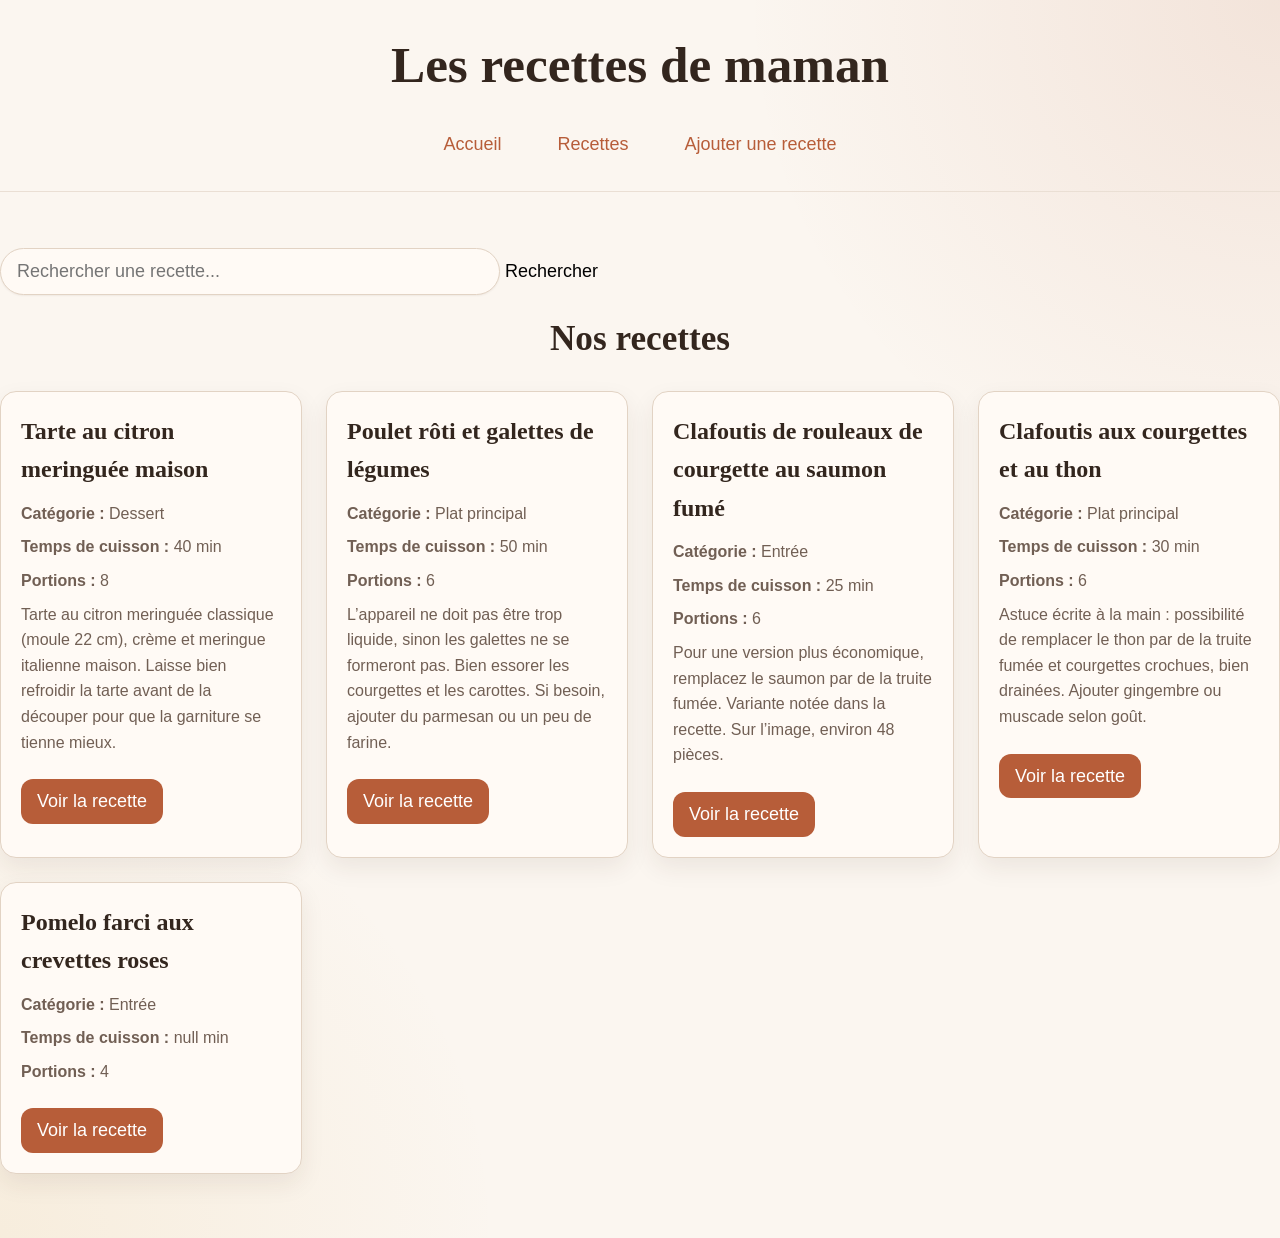
<file: LRdM/index.html>
<!DOCTYPE html>
<html lang="fr">

<head>
    <meta charset="UTF-8">
    <meta name="viewport" content="width=device-width, initial-scale=1.0">
    <title>Les recettes de maman</title>
    <link rel="stylesheet" href="css/style.css">
</head>

<body>
    <header>
        <h1>Les recettes de maman</h1>
        <nav>
            <a href="#">Accueil</a>
            <a href="#">Recettes</a>
            <a href="./add-recipe.html">Ajouter une recette</a>
        </nav>
    </header>

    <main>
        <!-- Dans index.html, ajoutez ceci avant la liste des recettes -->
        <input type="text" id="search-input" placeholder="Rechercher une recette...">
        <button onclick="searchRecipes()">Rechercher</button>

        <script>
            function searchRecipes() {
                const query = document.getElementById('search-input').value.toLowerCase();
                const recipeCards = document.querySelectorAll('.recipe-card');

                recipeCards.forEach(card => {
                    const title = card.querySelector('h3').textContent.toLowerCase();
                    if (title.includes(query)) {
                        card.style.display = 'block';
                    } else {
                        card.style.display = 'none';
                    }
                });
            }
        </script>
        <section id="recipes-list">
            <h2>Nos recettes</h2>
            <div id="recipes-container"></div>
        </section>
    </main>

    <script src="js/app.js"></script>
</body>

</html>
</file>
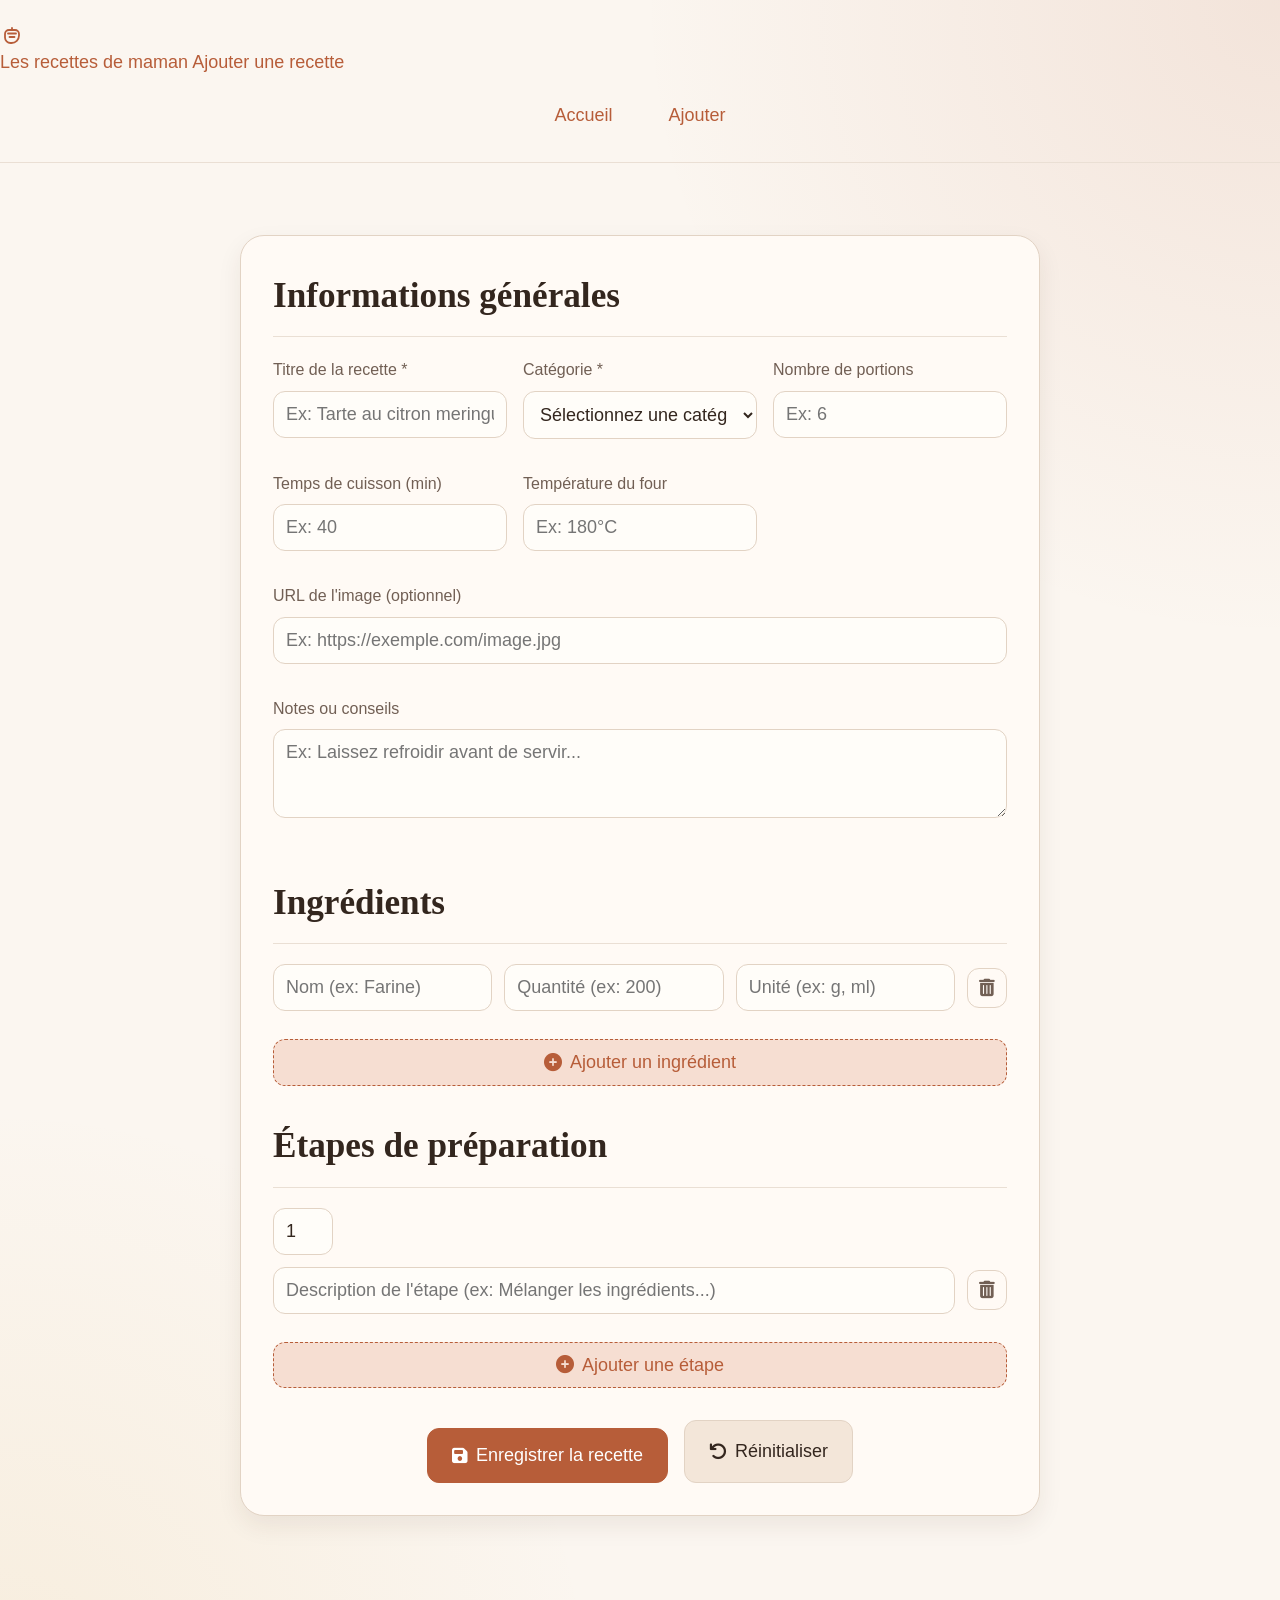
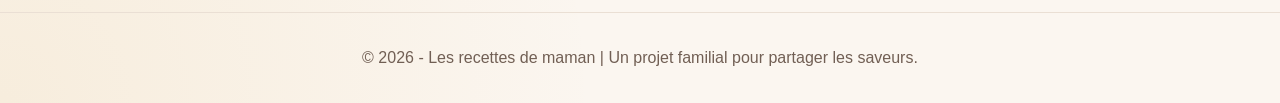
<file: LRdM/add-recipe.html>
<!DOCTYPE html>
<html lang="fr">
<head>
    <meta charset="UTF-8">
    <meta name="viewport" content="width=device-width, initial-scale=1.0">
    <title>Ajouter une recette - Les recettes de maman</title>
    <link rel="stylesheet" href="css/style.css">
    <link rel="stylesheet" href="https://cdnjs.cloudflare.com/ajax/libs/font-awesome/6.4.0/css/all.min.css">
</head>
<body>
    <header>
        <div class="header-content">
            <a href="index.html" class="logo">
                <div class="logo-icon">
                    <svg width="24" height="24" viewBox="0 0 24 24" fill="none" xmlns="http://www.w3.org/2000/svg">
                        <path d="M5 10C5 7.79086 6.79086 6 9 6H15C17.2091 6 19 7.79086 19 10V11.5C19 15.6421 15.6421 19 11.5 19H10.5C7.46243 19 5 16.5376 5 13.5V10Z" stroke="currentColor" stroke-width="1.8"></path>
                        <path d="M8 9.5H16" stroke="currentColor" stroke-width="1.8" stroke-linecap="round"></path>
                        <path d="M9.5 13H14.5" stroke="currentColor" stroke-width="1.8" stroke-linecap="round"></path>
                        <path d="M12 4V6" stroke="currentColor" stroke-width="1.8" stroke-linecap="round"></path>
                    </svg>
                </div>
                <div class="logo-text">
                    <span class="logo-title">Les recettes de maman</span>
                    <span class="logo-subtitle">Ajouter une recette</span>
                </div>
            </a>
            <nav>
                <a href="index.html">Accueil</a>
                <a href="add-recipe.html" class="active">Ajouter</a>
            </nav>
        </div>
    </header>

    <main>
        <section class="form-page">
            <form id="recipe-form" class="recipe-form">
                <!-- Section 1: Infos générales -->
                <div class="form-section">
                    <h2 class="form-section-title">Informations générales</h2>
                    <div class="form-grid">
                        <div class="form-group">
                            <label for="title">Titre de la recette *</label>
                            <input type="text" id="title" name="title" required placeholder="Ex: Tarte au citron meringuée">
                        </div>
                        <div class="form-group">
                            <label for="category">Catégorie *</label>
                            <select id="category" name="category" required>
                                <option value="" disabled selected>Sélectionnez une catégorie</option>
                            </select>
                        </div>
                        <div class="form-group">
                            <label for="servings">Nombre de portions</label>
                            <input type="number" id="servings" name="servings" min="1" placeholder="Ex: 6">
                        </div>
                        <div class="form-group">
                            <label for="cook_time">Temps de cuisson (min)</label>
                            <input type="number" id="cook_time" name="cook_time" min="0" placeholder="Ex: 40">
                        </div>
                        <div class="form-group">
                            <label for="oven_temperature">Température du four</label>
                            <input type="text" id="oven_temperature" name="oven_temperature" placeholder="Ex: 180°C">
                        </div>
                        <div class="form-group full-width">
                            <label for="image_url">URL de l'image (optionnel)</label>
                            <input type="url" id="image_url" name="image_url" placeholder="Ex: https://exemple.com/image.jpg">
                        </div>
                        <div class="form-group full-width">
                            <label for="notes">Notes ou conseils</label>
                            <textarea id="notes" name="notes" rows="3" placeholder="Ex: Laissez refroidir avant de servir..."></textarea>
                        </div>
                    </div>
                </div>

                <!-- Section 2: Ingrédients -->
                <div class="form-section">
                    <h2 class="form-section-title">Ingrédients</h2>
                    <div id="ingredients-container" class="dynamic-list">
                        <!-- Les ingrédients seront ajoutés ici dynamiquement -->
                    </div>
                    <button type="button" class="add-btn" id="add-ingredient-btn">
                        <i class="fas fa-plus-circle"></i> Ajouter un ingrédient
                    </button>
                </div>

                <!-- Section 3: Étapes -->
                <div class="form-section">
                    <h2 class="form-section-title">Étapes de préparation</h2>
                    <div id="steps-container" class="dynamic-list">
                        <!-- Les étapes seront ajoutées ici dynamiquement -->
                    </div>
                    <button type="button" class="add-btn" id="add-step-btn">
                        <i class="fas fa-plus-circle"></i> Ajouter une étape
                    </button>
                </div>

                <!-- Boutons d'action -->
                <div class="form-actions">
                    <button type="submit" class="btn btn-primary">
                        <i class="fas fa-save"></i> Enregistrer la recette
                    </button>
                    <button type="reset" class="btn btn-secondary">
                        <i class="fas fa-undo"></i> Réinitialiser
                    </button>
                </div>
            </form>
        </section>
    </main>

    <footer>
        <p>© 2026 - Les recettes de maman | Un projet familial pour partager les saveurs.</p>
    </footer>

    <script src="js/add-recipe.js"></script>
</body>
</html>
</file>
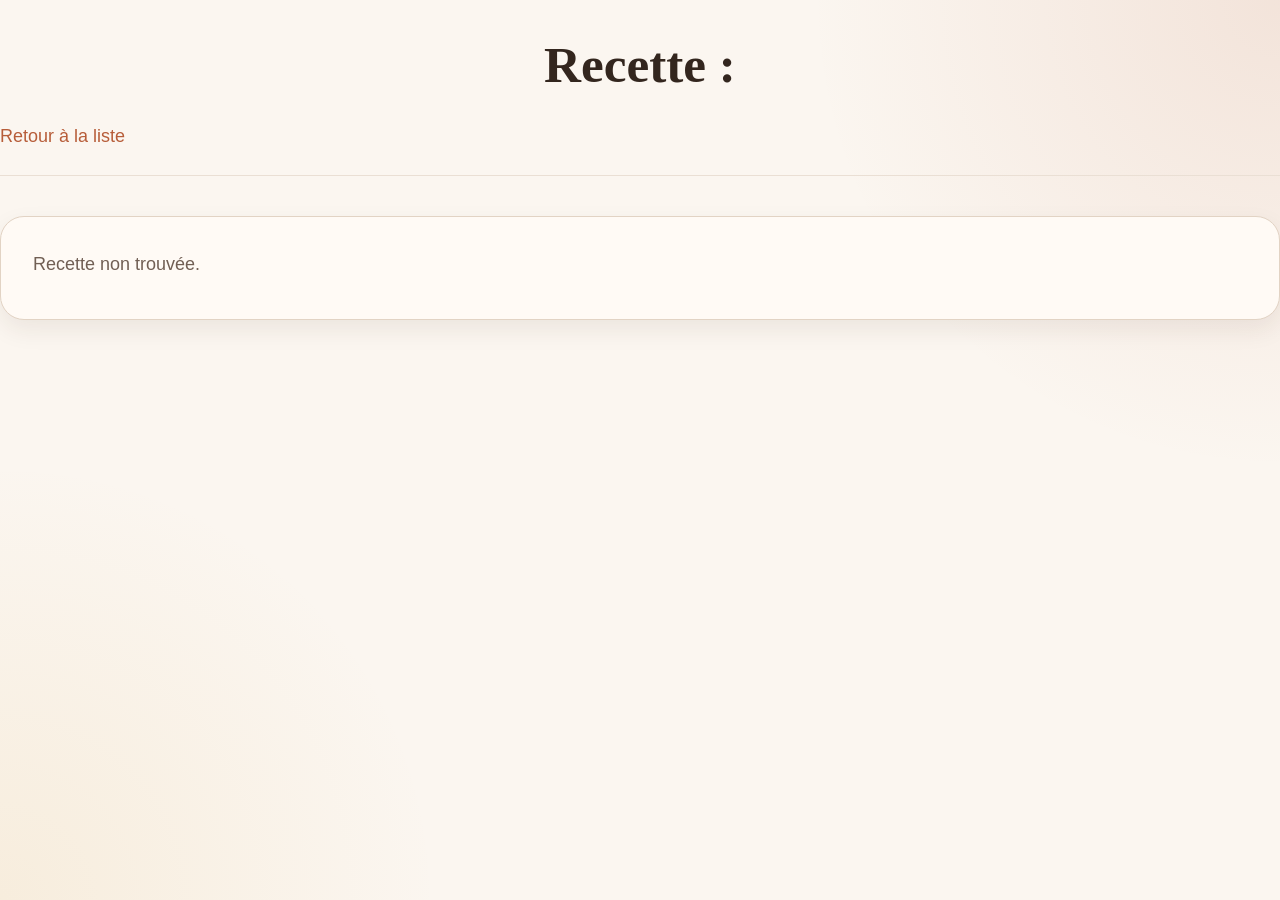
<file: LRdM/recipe.html>
<!DOCTYPE html>
<html lang="fr">
<head>
    <meta charset="UTF-8">
    <meta name="viewport" content="width=device-width, initial-scale=1.0">
    <title>Recette - Les recettes de maman</title>
    <link rel="stylesheet" href="css/style.css">
</head>
<body>
    <header>
        <h1>Recette : <span id="recipe-title"></span></h1>
        <a href="index.html">Retour à la liste</a>
    </header>

    <main>
        <div id="recipe-details">
            <p><strong>Catégorie :</strong> <span id="recipe-category"></span></p>
            <p><strong>Temps de cuisson :</strong> <span id="recipe-cook-time"></span> min</p>
            <p><strong>Portions :</strong> <span id="recipe-servings"></span></p>
            <p id="recipe-notes"></p>

            <h3>Ingrédients</h3>
            <ul id="recipe-ingredients"></ul>

            <h3>Étapes</h3>
            <ol id="recipe-steps"></ol>
        </div>
    </main>

    <script src="js/recipe.js"></script>
</body>
</html>
</file>
<file: LRdM/css/style.css>
/* ===== RESET & BASE ===== */
:root {
    /* Couleurs */
    --color-bg: #FBF6F0;
    /* Beige très clair */
    --color-surface: #FFFAF5;
    /* Blanc cassé */
    --color-surface-2: #FFFDF9;
    /* Blanc légèrement jaunâtre */
    --color-surface-offset: #F3E6D9;
    /* Beige pour les surfaces secondaires */
    --color-border: #E2D3C4;
    /* Bordure beige */
    --color-divider: #EADFD4;
    /* Séparateur clair */
    --color-text: #33261E;
    /* Brun foncé (texte principal) */
    --color-text-muted: #715F54;
    /* Brun moyen (texte secondaire) */
    --color-text-faint: #B7A79A;
    /* Brun clair (texte discret) */
    --color-primary: #B75D39;
    /* Terracotta (accent principal) */
    --color-primary-hover: #964628;
    /* Terracotta foncé (survol) */
    --color-primary-highlight: #F6DED2;
    /* Rose poudré (surlignage) */
    --color-gold: #D39B2F;
    /* Or doux */
    --color-success: #5E7D3D;
    /* Vert pour les succès */
    --color-berry: #96465F;
    /* Rouge bordeaux */

    /* Espacements */
    --space-1: 0.25rem;
    --space-2: 0.5rem;
    --space-3: 0.75rem;
    --space-4: 1rem;
    --space-5: 1.25rem;
    --space-6: 1.5rem;
    --space-8: 2rem;
    --space-10: 2.5rem;
    --space-12: 3rem;
    --space-16: 4rem;
    --space-20: 5rem;

    /* Typographie */
    --font-body: 'Satoshi', 'Inter', sans-serif;
    --font-display: 'Boska', Georgia, serif;

    /* Tailles de texte (responsive) */
    --text-xs: clamp(0.75rem, 0.7rem + 0.25vw, 0.875rem);
    --text-sm: clamp(0.875rem, 0.8rem + 0.35vw, 1rem);
    --text-base: clamp(1rem, 0.95rem + 0.25vw, 1.125rem);
    --text-lg: clamp(1.125rem, 1rem + 0.75vw, 1.5rem);
    --text-xl: clamp(1.5rem, 1.2rem + 1.25vw, 2.25rem);
    --text-2xl: clamp(2rem, 1.2rem + 2.5vw, 3.5rem);

    /* Bordures et ombres */
    --radius-sm: 0.375rem;
    --radius-md: 0.75rem;
    --radius-lg: 1rem;
    --radius-xl: 1.5rem;
    --radius-full: 9999px;
    --shadow-sm: 0 1px 2px rgba(60, 35, 20, 0.06);
    --shadow-md: 0 10px 25px rgba(60, 35, 20, 0.08);
    --shadow-lg: 0 24px 56px rgba(60, 35, 20, 0.12);

    /* Largeur max du contenu */
    --content: 1120px;

    /* Transition */
    --transition: 180ms cubic-bezier(0.16, 1, 0.3, 1);
}

/* Reset des styles par défaut */
*,
*::before,
*::after {
    box-sizing: border-box;
    margin: 0;
    padding: 0;
}

html {
    scroll-behavior: smooth;
}

body {
    margin: 0;
    min-height: 100vh;
    font-family: var(--font-body);
    font-size: var(--text-base);
    line-height: 1.6;
    color: var(--color-text);
    background:
        radial-gradient(circle at top right, color-mix(in srgb, var(--color-primary) 12%, transparent), transparent 30%),
        radial-gradient(circle at bottom left, color-mix(in srgb, var(--color-gold) 10%, transparent), transparent 28%),
        var(--color-bg);
}

img,
svg {
    display: block;
    max-width: 100%;
    height: auto;
}

button {
    font: inherit;
    cursor: pointer;
    border: none;
    background: none;
}

a {
    color: var(--color-primary);
    text-decoration: none;
    transition: color var(--transition);
}

a:hover {
    color: var(--color-primary-hover);
}

:focus-visible {
    outline: 2px solid var(--color-primary);
    outline-offset: 3px;
    border-radius: var(--radius-sm);
}

/* ===== LAYOUT ===== */
.page {
    width: min(calc(100% - 2rem), var(--content));
    margin: 0 auto;
    padding: var(--space-8) 0 var(--space-16);
}

/* ===== HEADER ===== */
header {
    margin-bottom: var(--space-10);
    padding: var(--space-6) 0;
    border-bottom: 1px solid var(--color-divider);
}

header h1 {
    font-family: var(--font-display);
    font-size: var(--text-2xl);
    color: var(--color-text);
    margin-bottom: var(--space-4);
    text-align: center;
}

nav {
    display: flex;
    justify-content: center;
    gap: var(--space-6);
    margin-top: var(--space-4);
}

nav a {
    font-weight: 500;
    padding: var(--space-2) var(--space-4);
    border-radius: var(--radius-md);
    transition: background var(--transition), color var(--transition);
}

nav a:hover {
    background: var(--color-primary-highlight);
    color: var(--color-primary);
}

/* ===== HERO SECTION (Optionnel) ===== */
.hero {
    position: relative;
    overflow: hidden;
    background: linear-gradient(145deg, var(--color-surface), var(--color-surface-2));
    border: 1px solid var(--color-border);
    border-radius: clamp(1.25rem, 2vw, 2rem);
    padding: clamp(1.5rem, 3vw, 3rem);
    box-shadow: var(--shadow-lg);
    margin-bottom: var(--space-10);
    text-align: center;
}

.hero::before {
    content: "";
    position: absolute;
    inset: auto -100px -110px auto;
    width: 280px;
    height: 280px;
    border-radius: 50%;
    background: color-mix(in srgb, var(--color-primary) 16%, transparent);
    filter: blur(4px);
}

.hero h2 {
    font-family: var(--font-display);
    font-size: var(--text-xl);
    margin-bottom: var(--space-4);
}

.hero p {
    color: var(--color-text-muted);
    max-width: 60ch;
    margin: 0 auto var(--space-6);
}

/* ===== RECIPES LIST ===== */
#recipes-list {
    margin-bottom: var(--space-16);
}

#recipes-list h2 {
    font-family: var(--font-display);
    font-size: var(--text-xl);
    margin-bottom: var(--space-6);
    color: var(--color-text);
    text-align: center;
}

#recipes-container {
    display: grid;
    grid-template-columns: repeat(auto-fill, minmax(300px, 1fr));
    gap: var(--space-6);
}

.recipe-card {
    background: var(--color-surface);
    border: 1px solid var(--color-border);
    border-radius: var(--radius-lg);
    padding: var(--space-5);
    box-shadow: var(--shadow-md);
    transition: transform var(--transition), box-shadow var(--transition);
}

.recipe-card:hover {
    transform: translateY(-4px);
    box-shadow: var(--shadow-lg);
}

.recipe-card h3 {
    font-family: var(--font-display);
    font-size: var(--text-lg);
    color: var(--color-text);
    margin-bottom: var(--space-3);
}

.recipe-card p {
    color: var(--color-text-muted);
    margin-bottom: var(--space-2);
    font-size: var(--text-sm);
}

.recipe-card a {
    display: inline-block;
    margin-top: var(--space-4);
    padding: var(--space-2) var(--space-4);
    background: var(--color-primary);
    color: white;
    border-radius: var(--radius-md);
    font-weight: 500;
    transition: background var(--transition);
}

.recipe-card a:hover {
    background: var(--color-primary-hover);
}

/* ===== SEARCH BAR ===== */
#search-input {
    width: 100%;
    max-width: 500px;
    padding: var(--space-3) var(--space-4);
    margin: var(--space-4) auto;
    border: 1px solid var(--color-border);
    border-radius: var(--radius-full);
    font-family: var(--font-body);
    font-size: var(--text-base);
    background: var(--color-surface);
    color: var(--color-text);
    box-shadow: var(--shadow-sm);
    transition: border var(--transition), box-shadow var(--transition);
}

#search-input:focus {
    border-color: var(--color-primary);
    box-shadow: 0 0 0 3px var(--color-primary-highlight);
}

button[type="submit"] {
    margin-top: var(--space-2);
    padding: var(--space-3) var(--space-6);
    background: var(--color-primary);
    color: white;
    border-radius: var(--radius-md);
    font-weight: 500;
    transition: background var(--transition);
}

button[type="submit"]:hover {
    background: var(--color-primary-hover);
}

/* ===== RECIPE DETAIL PAGE ===== */
#recipe-details {
    background: var(--color-surface);
    border: 1px solid var(--color-border);
    border-radius: var(--radius-xl);
    padding: var(--space-8);
    box-shadow: var(--shadow-md);
    margin-bottom: var(--space-10);
}

#recipe-details h1 {
    font-family: var(--font-display);
    font-size: var(--text-2xl);
    color: var(--color-text);
    margin-bottom: var(--space-6);
    text-align: center;
}

#recipe-details h2 {
    font-family: var(--font-display);
    font-size: var(--text-xl);
    color: var(--color-text);
    margin: var(--space-6) 0 var(--space-4);
    border-bottom: 1px solid var(--color-divider);
    padding-bottom: var(--space-2);
}

#recipe-details h3 {
    font-family: var(--font-display);
    font-size: var(--text-lg);
    color: var(--color-text);
    margin: var(--space-5) 0 var(--space-3);
}

#recipe-details p {
    color: var(--color-text-muted);
    margin-bottom: var(--space-2);
    line-height: 1.7;
}

#recipe-ingredients,
#recipe-steps {
    margin-left: var(--space-5);
    margin-bottom: var(--space-6);
}

#recipe-ingredients li,
#recipe-steps li {
    margin-bottom: var(--space-2);
    color: var(--color-text-muted);
}

#recipe-steps li {
    padding-left: var(--space-3);
}

/* ===== CATEGORIES FILTER ===== */
.categories-filter {
    display: flex;
    flex-wrap: wrap;
    justify-content: center;
    gap: var(--space-3);
    margin: var(--space-6) 0;
}

.category-chip {
    padding: var(--space-2) var(--space-4);
    background: var(--color-surface-offset);
    border: 1px solid var(--color-border);
    border-radius: var(--radius-full);
    color: var(--color-text-muted);
    font-size: var(--text-sm);
    font-weight: 500;
    cursor: pointer;
    transition: background var(--transition), color var(--transition), border var(--transition);
}

.category-chip:hover,
.category-chip.active {
    background: var(--color-primary-highlight);
    color: var(--color-primary);
    border-color: var(--color-primary);
}

/* ===== FOOTER ===== */
footer {
    margin-top: var(--space-16);
    padding: var(--space-8) 0;
    text-align: center;
    color: var(--color-text-muted);
    font-size: var(--text-sm);
    border-top: 1px solid var(--color-divider);
}

/* ===== RESPONSIVE ===== */
@media (max-width: 768px) {
    .page {
        padding: var(--space-4) 0;
    }

    #recipes-container {
        grid-template-columns: 1fr;
    }

    nav {
        flex-wrap: wrap;
        gap: var(--space-3);
    }
}

@media (prefers-reduced-motion: reduce) {
    html {
        scroll-behavior: auto;
    }

    * {
        transition: none !important;
        animation: none !important;
    }
}

/* ===== FORMULAIRE D'AJOUT DE RECETTE ===== */
.form-page {
    max-width: 800px;
    margin: 0 auto;
    padding: var(--space-8) 0;
}

.recipe-form {
    background: var(--color-surface);
    border: 1px solid var(--color-border);
    border-radius: var(--radius-xl);
    padding: var(--space-8);
    box-shadow: var(--shadow-md);
}

.form-section {
    margin-bottom: var(--space-8);
}

.form-section-title {
    font-family: var(--font-display);
    font-size: var(--text-xl);
    color: var(--color-text);
    margin-bottom: var(--space-5);
    padding-bottom: var(--space-3);
    border-bottom: 1px solid var(--color-divider);
}

.form-grid {
    display: grid;
    grid-template-columns: repeat(auto-fill, minmax(200px, 1fr));
    gap: var(--space-4);
}

.form-group {
    margin-bottom: var(--space-4);
}

.form-group.full-width {
    grid-column: 1 / -1;
}

.form-group label {
    display: block;
    margin-bottom: var(--space-2);
    font-weight: 500;
    color: var(--color-text-muted);
    font-size: var(--text-sm);
}

.form-group input,
.form-group select,
.form-group textarea {
    width: 100%;
    padding: var(--space-3);
    border: 1px solid var(--color-border);
    border-radius: var(--radius-md);
    font-family: var(--font-body);
    font-size: var(--text-base);
    background: var(--color-surface-2);
    color: var(--color-text);
    transition: border var(--transition), box-shadow var(--transition);
}

.form-group input:focus,
.form-group select:focus,
.form-group textarea:focus {
    border-color: var(--color-primary);
    box-shadow: 0 0 0 3px var(--color-primary-highlight);
    outline: none;
}

.form-group textarea {
    resize: vertical;
    min-height: 80px;
}

.dynamic-list {
    display: grid;
    gap: var(--space-3);
    margin-bottom: var(--space-4);
}

.dynamic-row {
    display: grid;
    grid-template-columns: 1fr 1fr 1fr auto;
    gap: var(--space-3);
    align-items: center;
}

.dynamic-row .form-group {
    margin-bottom: 0;
}

.dynamic-row .form-group.step-number {
    grid-column: auto;
    width: 60px;
}

.dynamic-row .form-group.full-width {
    grid-column: 1 / -2;
}

.add-btn, .remove-btn {
    display: inline-flex;
    align-items: center;
    justify-content: center;
    gap: var(--space-2);
    padding: var(--space-2) var(--space-3);
    border-radius: var(--radius-md);
    font-weight: 500;
    transition: all var(--transition);
    cursor: pointer;
}

.add-btn {
    background: var(--color-primary-highlight);
    color: var(--color-primary);
    border: 1px dashed var(--color-primary);
    width: 100%;
    margin-top: var(--space-3);
}

.add-btn:hover {
    background: var(--color-primary);
    color: white;
    border-color: var(--color-primary);
}

.remove-btn {
    background: transparent;
    color: var(--color-text-muted);
    border: 1px solid var(--color-border);
    width: 40px;
    height: 40px;
    padding: 0;
}

.remove-btn:hover {
    background: var(--color-surface-offset);
    color: var(--color-primary);
    border-color: var(--color-primary);
}

.form-actions {
    display: flex;
    gap: var(--space-4);
    margin-top: var(--space-8);
    justify-content: center;
}

.btn {
    display: inline-flex;
    align-items: center;
    justify-content: center;
    gap: var(--space-2);
    padding: var(--space-3) var(--space-6);
    border-radius: var(--radius-md);
    font-weight: 500;
    font-size: var(--text-base);
    transition: all var(--transition);
    cursor: pointer;
}

.btn-primary {
    background: var(--color-primary);
    color: white;
    border: 1px solid var(--color-primary);
}

.btn-primary:hover {
    background: var(--color-primary-hover);
    border-color: var(--color-primary-hover);
}

.btn-secondary {
    background: var(--color-surface-offset);
    color: var(--color-text);
    border: 1px solid var(--color-border);
}

.btn-secondary:hover {
    background: var(--color-border);
    color: var(--color-text);
}

/* Message de succès */
.success-message {
    background: color-mix(in srgb, var(--color-success) 10%, var(--color-surface));
    border: 1px solid var(--color-success);
    border-radius: var(--radius-md);
    padding: var(--space-4);
    margin-bottom: var(--space-6);
    display: flex;
    align-items: center;
    gap: var(--space-3);
    color: var(--color-success);
    font-weight: 500;
}

.success-message i {
    font-size: var(--text-xl);
}

.success-message a {
    color: var(--color-primary);
    margin-left: auto;
    font-weight: 600;
}

/* ===== RESPONSIVE POUR LE FORMULAIRE ===== */
@media (max-width: 768px) {
    .form-grid {
        grid-template-columns: 1fr;
    }

    .dynamic-row {
        grid-template-columns: 1fr;
        gap: var(--space-2);
    }

    .dynamic-row .form-group.step-number {
        grid-column: 1;
        width: 100%;
    }

    .dynamic-row .form-group.full-width {
        grid-column: 1;
    }

    .form-actions {
        flex-direction: column;
    }

    .btn {
        width: 100%;
    }
}
</file>
